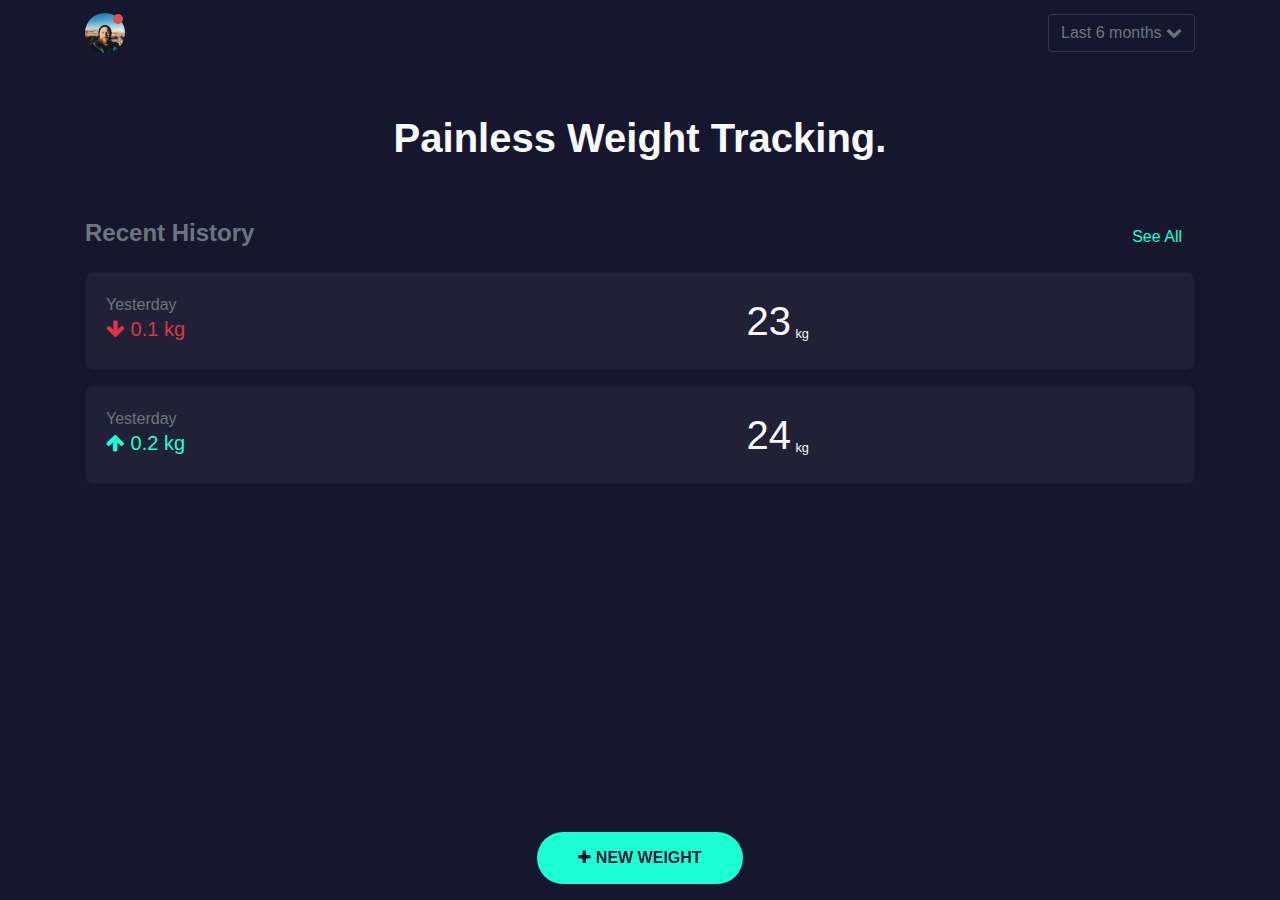
<file: index.html>
<!DOCTYPE html>
<html lang="en">
  <head>
    <meta charset="utf-8" />
    <meta
      name="viewport"
      content="width=device-width, initial-scale=1, shrink-to-fit=no"
    />
    <meta name="description" content="" />
    <meta name="author" content="" />

    <title>Eazy Trckr - Slick weight tracking</title>

    <!-- Bootstrap core CSS -->
    <link href="vendor/bootstrap/css/bootstrap.min.css" rel="stylesheet" />
    <link href="css/eazy-trckr.css" rel="stylesheet" />
    <link
      href="https://stackpath.bootstrapcdn.com/font-awesome/4.7.0/css/font-awesome.min.css"
      rel="stylesheet"
    />
    <link
      href="https://fonts.googleapis.com/css?family=Poppins:400,700&display=swap"
      rel="stylesheet"
    />
  </head>

  <body class="bg-dark text-light">
    <!-- Navigation -->
    <nav class="navbar navbar-expand-lg navbar-dark bg-dark static-top">
      <div class="container">
        <a class="navbar-brand position-relative" href="#">
          <img
            src="./img/talin.jpg"
            class="img img-responsive rounded-circle"
            width="40"
            alt=""
          />
          <span
            class="dot dot-danger position-absolute"
            style="top: 6px; right: 0px"
          ></span>
        </a>
        <button class="btn btn-transparent" type="button" aria-label="Last six">
          <span class="text-muted"
            >Last 6 months <i class="fa fa-chevron-down"></i
          ></span>
        </button>
      </div>
    </nav>

    <!-- Page Content -->
    <div class="container">
      <div class="row">
        <div class="col-lg-12 text-center">
          <h1 class="mt-5 font-weight-bold">Painless Weight Tracking.</h1>
        </div>
      </div>
      <!-- Jumbotron -->

      <section class="row">
        <div class="col-lg-12">
          <section class="d-flex mt-5 mb-3 align-items-center">
            <h3 class="h4 font-weight-bold text-light text-muted flex-grow-1">
              Recent History
            </h3>
            <a class="btn btn-link text-primary">See All</a>
          </section>
          <!-- ./heading -->

          <section class="history-list" id="history-list">
            <div class="card mb-3 history-listing sr-only">
              <div class="card-body border-dark">
                <section class="row d-flex align-items-center">
                  <div class="col-7 col-sm-7">
                    <time class="text-muted">Yesterday</time>
                    <div class="h5 listing-weight-indicator">
                      <i class="fa listing-arrow-icon"></i>
                      <span class="listing-weight-diff">0.0</span> kg
                    </div>
                  </div>
                  <div class="col-5 col-sm-5 d-flex align-items-center">
                    <div class="">
                      <span class="h1 listing-weight">0.0</span>
                      <sub class="small">kg</sub>
                    </div>
                  </div>
                </section>
              </div>
            </div>
            <!-- ./card -->
          </section>
        </div>
      </section>
    </div>

    <!-- Footer CTA -->
    <section class="fixed-bottom bottom-cta">
      <div class="container">
        <div class="row">
          <div class="col-lg-12 text-center">
            <a class="btn btn-brand btn-prominent" href="/new.html">
              <i class="fa fa-plus"></i> New weight
            </a>
          </div>
        </div>
      </div>
    </section>

    <!-- Eazy core JavaScript -->
    <script src="js/eazy-trckr.js"></script>
  </body>
</html>
</file>
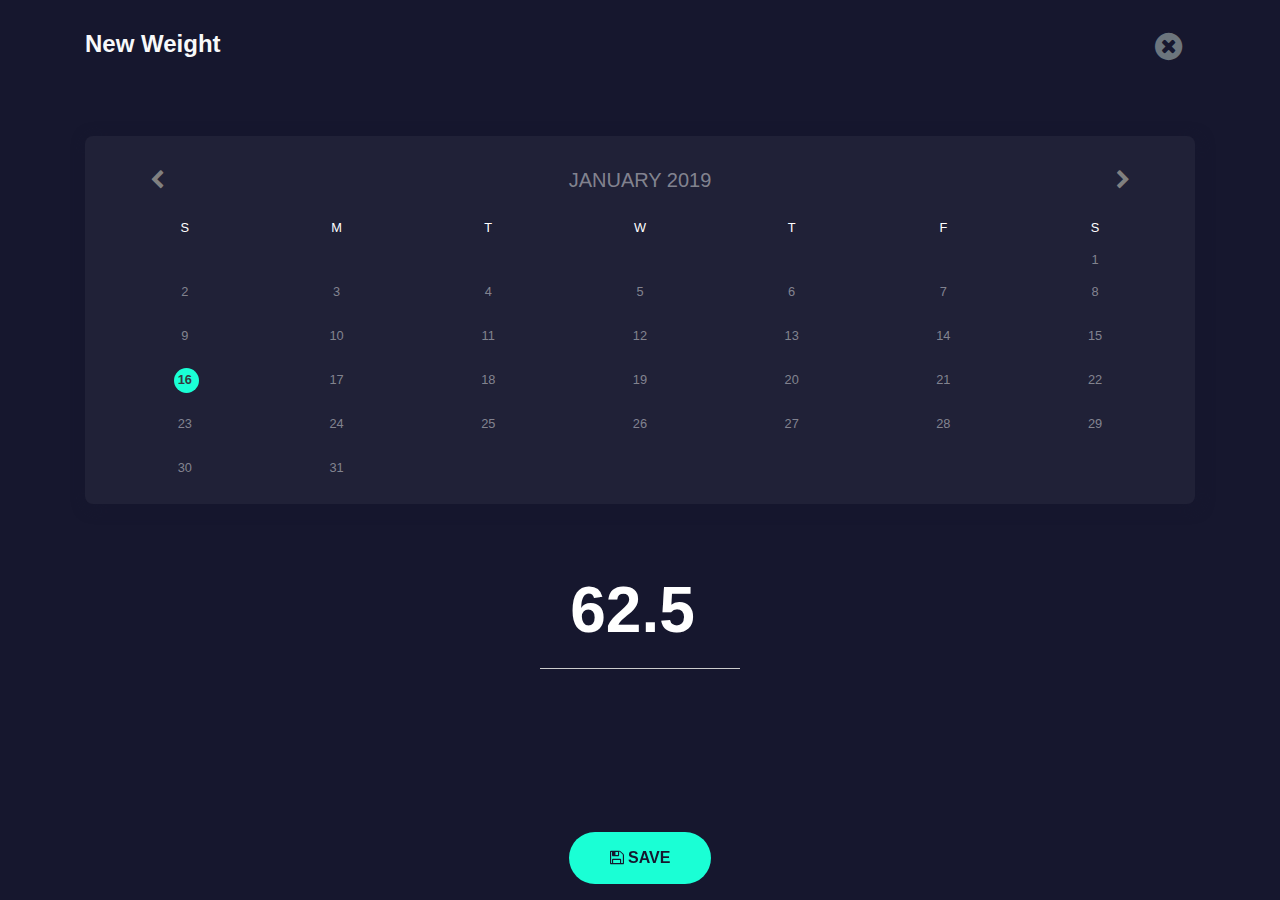
<file: new.html>
<!DOCTYPE html>
<html lang="en">
  <head>
    <meta charset="utf-8" />
    <meta
      name="viewport"
      content="width=device-width, initial-scale=1, shrink-to-fit=no"
    />
    <meta name="description" content="" />
    <meta name="author" content="" />

    <title>Eazy Trckr - Slick weight tracking</title>

    <!-- Bootstrap core CSS -->
    <link href="vendor/bootstrap/css/bootstrap.min.css" rel="stylesheet" />
    <link href="css/eazy-trckr.css" rel="stylesheet" />
    <link
      href="https://stackpath.bootstrapcdn.com/font-awesome/4.7.0/css/font-awesome.min.css"
      rel="stylesheet"
    />
    <link
      href="https://fonts.googleapis.com/css?family=Poppins:400,700&display=swap"
      rel="stylesheet"
    />
  </head>

  <body class="bg-dark text-light">
    <!-- Page Content -->
    <form class="container" id="new-entry-form" method="post">
      <section class="row">
        <div class="col-lg-12">
          <section class="d-flex mt-4 mb-3 align-items-center">
            <h3 class="h4 font-weight-bold text-light flex-grow-1">
              New Weight
            </h3>
            <a class="btn btn-link text-muted"
              ><i class="fa fa-times-circle fa-2x"></i
            ></a>
          </section>
          <!-- ./heading -->

          <div id="calendar">
            <div id="dates" class="show">
              <div id="lastMt"><i class="fa fa-chevron-left"></i></div>
              <div id="nextMt"><i class="fa fa-chevron-right"></i></div>
              <div id="months-cont">
                <div id="months">
                  <span class="active month h5">January 2019</span
                  ><span class="month">February</span
                  ><span class="month">March</span
                  ><span class="month">April</span><span class="month">May</span
                  ><span class="month">June</span><span class="month">July</span
                  ><span class="month">August</span
                  ><span class="month">September</span
                  ><span class="month">October</span
                  ><span class="month">November</span
                  ><span class="month">December</span>
                </div>
              </div>
              <div class="daysotweek label">
                <div class="day">S</div>
                <div class="day">M</div>
                <div class="day">T</div>
                <div class="day">W</div>
                <div class="day">T</div>
                <div class="day">F</div>
                <div class="day">S</div>
              </div>

              <div class="daysotweek">
                <div class="day"></div>
                <div class="day"></div>
                <div class="day"></div>
                <div class="day"></div>
                <div class="day"></div>
                <div class="day"></div>
                <div class="day">1</div>
              </div>

              <div class="daysotweek clearfix">
                <div class="day">2</div>
                <div class="day">3</div>
                <div class="day">4</div>
                <div class="day">5</div>
                <div class="day">6</div>
                <div class="day">7</div>
                <div class="day">8</div>
              </div>

              <div class="daysotweek clearfix">
                <div class="day">9</div>
                <div class="day">10</div>
                <div class="day">11</div>
                <div class="day">12</div>
                <div class="day">13</div>
                <div class="day">14</div>
                <div class="day">15</div>
              </div>

              <div class="daysotweek clearfix">
                <div class="day">
                  <span class="day-active text-dark font-weight-bold">16</span>
                </div>
                <div class="day">17</div>
                <div class="day">18</div>
                <div class="day">19</div>
                <div class="day">20</div>
                <div class="day">21</div>
                <div class="day">22</div>
              </div>

              <div class="daysotweek clearfix">
                <div class="day">23</div>
                <div class="day">24</div>
                <div class="day">25</div>
                <div class="day">26</div>
                <div class="day">27</div>
                <div class="day">28</div>
                <div class="day">29</div>
              </div>

              <div class="daysotweek">
                <div class="day">30</div>
                <div class="day">31</div>
              </div>
            </div>
          </div>
          <!-- #calendar -->

          <section
            class="text-center d-flex align-items-center justify-content-center weight-input-container"
          >
            <div class="input-wrapper">
              <input
                class="input"
                value="62.5"
                type="number"
                id="entry_input"
                required
              />
              <span class="underline"></span>
            </div>
          </section>
        </div>
        <!-- Footer CTA -->
        <section class="fixed-bottom bottom-cta mt-5">
          <div class="container">
            <div class="row">
              <div class="col-lg-12 text-center">
                <button class="btn btn-brand btn-prominent" type="submit">
                  <i class="fa fa-save"></i> Save
                </button>
              </div>
            </div>
          </div>
        </section>
      </section>
    </form>

    <!-- Eazy Trckr core JavaScript -->
    <script src="js/eazy-trckr.js"></script>
  </body>
</html>
</file>
<file: css/eazy-trckr.css>
:root {
  --primary: #1affd5 !important;
  --ethereal: #202137;
  --brand-dark: #16172e;
}

.bg-dark {
  background: var(--brand-dark) !important;
}

.bg-ethereal {
  background: var(--brand-dark) !important;
}

.text-primary {
  color: var(--primary) !important;
}

.btn-transparent {
  border: 1px solid;
  border-color: #343549;
}

.btn-brand {
  background: var(--primary);
  font-weight: bold;
  color: var(--brand-dark) !important;
  border-radius: 2em;
  text-transform: uppercase;
}

.btn-prominent {
  padding: 0.8em 2.5em;
}

.flex-grow-1 {
  flex-grow: 1;
}

.history-list {
  padding-bottom: 4em;
}

.history-listing {
  background: var(--ethereal);
  border-radius: 0.5em;
}

.bottom-cta {
  bottom: 1em;
}

.dot {
  display: inline-block;
  border-radius: 50%;
  width: 50%;
  background-color: #fff;
  height: 10px;
  width: 10px;
  margin: 0 2px;
}

.dot.dot-danger {
  background: #d9534f;
}

/* Calendar */
#calendar {
  border-radius: 0.5em;
  width: 100%;
  min-height: 23em;
  padding-bottom: 1.25em;
  height: auto;
  background: var(--ethereal);
  color: #fff;
  position: relative;
  box-shadow: 3px 3px 15px 0px var(--brand-dark);
  margin-left: 50%;
  margin-top: 5vw;
  transform: translateX(-50%);
  -webkit-user-select: none;
  user-select: none;
}

#dates {
  padding: 1em 1.5em 0;
  position: absolute;
  top: 0;
  left: 0;
  position: relative;
  width: 100%;
}

#lastMt,
#nextMt {
  color: gray;
  position: absolute;
  top: 1.45em;
  font-weight: 700;
  font-size: 1.25em;
  z-index: 3;
}

#lastMt:hover,
#nextMt:hover {
  cursor: pointer;
}

#lastMt {
  left: 3.25em;
}

#nextMt {
  right: 3.25em;
}

#months-cont {
  width: 50%;
  overflow: hidden;
  height: 3em;
  left: 50%;
  margin-left: -25%;
  position: relative;
}

#months {
  height: 100%;
  white-space: nowrap;
  padding-top: 1em;
  position: absolute;
  top: 0;
  left: 0;
  width: 100%;
}

.month {
  width: 100%;
  text-transform: uppercase;
  display: inline-block;
  color: rgba(255, 255, 255, 0.45);
  text-align: center;
}

.month:first-child {
  transition: all 0.5s ease-in-out;
}

.day {
  width: calc(100% / 7);
  text-align: center;
  float: left;
  padding: 0.5em 0;
  font-size: 0.8em;
  position: relative;
  transition: all 0.1s ease-in;
}

.day-active {
  position: relative;
  font-weight: bold;
}
.day-active:before {
  content: '';
  top: -4px;
  right: -7px;
  position: absolute;
  background: var(--primary);
  width: 25px;
  height: 25px;
  z-index: -1;
  border-radius: 100%;
  display: inline-block;
}

.daysotweek {
  color: rgba(255, 255, 255, 0.45);
  margin-top: 0.75em;
}
.daysotweek.label {
  color: #fff;
}

.weight-input-container {
  padding: 3em 0 6em;
}

.input-wrapper {
  border-radius: 2px;
  position: relative;
  width: 200px;
}

.input {
  background-color: transparent;
  border: none;
  border-bottom: 1px solid #ccc;
  color: #fff;
  box-sizing: border-box;
  font-size: 4em;
  padding: 10px 0px;
  position: relative;
  width: 100%;
  text-align: center;
  font-weight: bold;
  --webkit-appearance: none;
}

.input:focus {
  outline: none;
}

input::-webkit-input-placeholder {
  color: #aaa;
  font-size: 1em !important;
}

input:focus::-webkit-input-placeholder {
}

.input:focus + .underline {
  transform: scale(1);
}

.underline {
  display: inline-block;
  height: 2px;
  left: -36px;
  margin-top: -4px;
  position: absolute;
  bottom: 0px;
  -webkit-transform: scale(0, 1);
  transform: scale(0, 1);
  -webkit-transition: all 0.5s linear;
  transition: all 0.5s linear;
  width: 202px;
}
</file>
